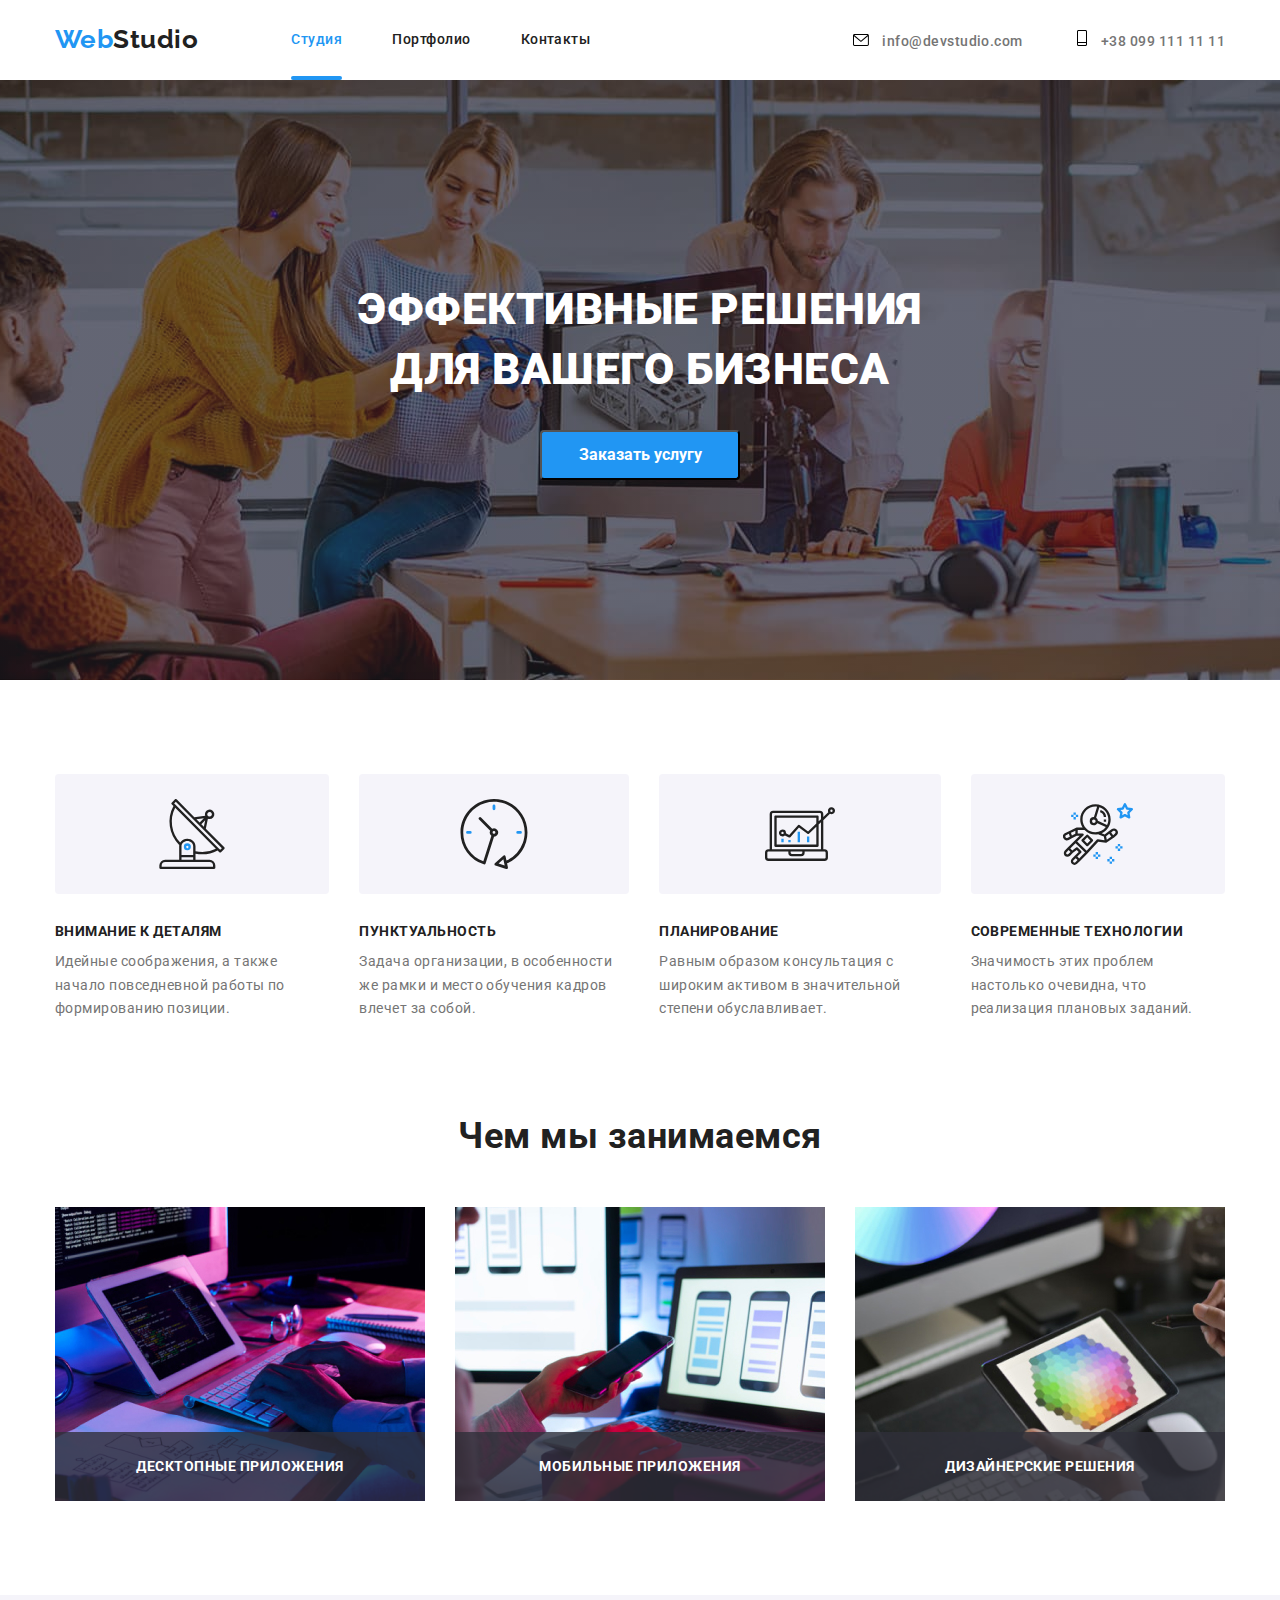
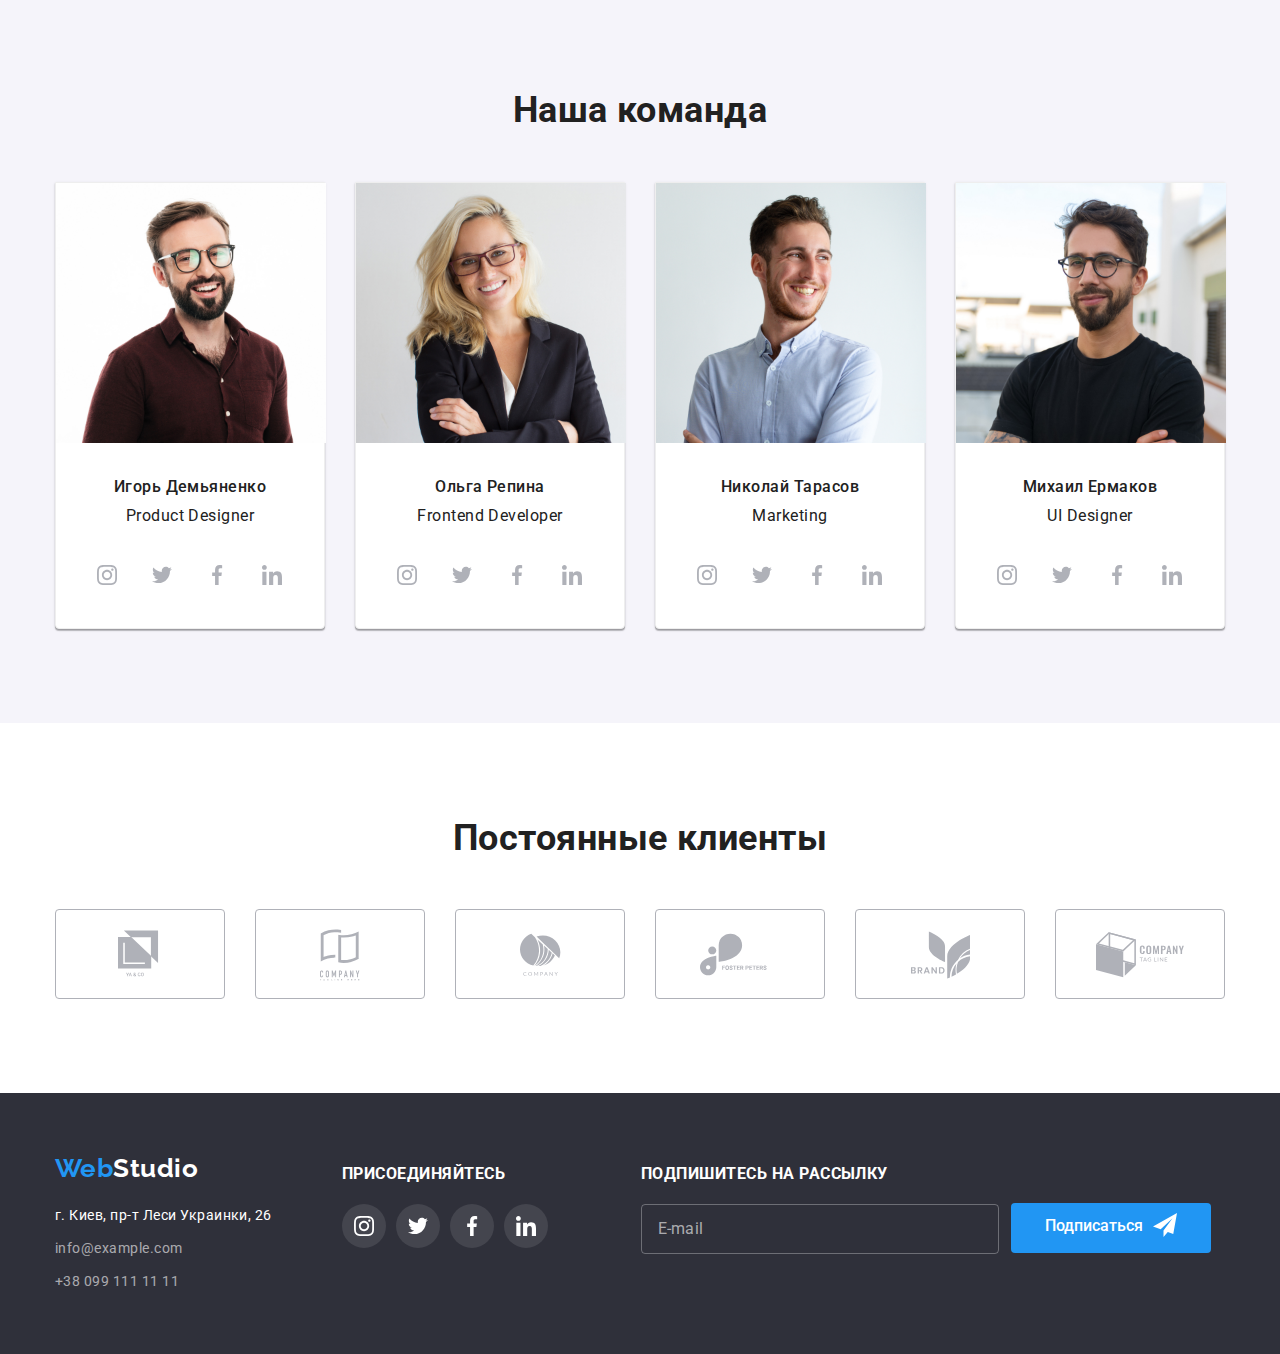
<file: index.html>
<!DOCTYPE html>
<html lang="ru">
<head>
    <meta charset="UTF-8">
    <meta name="viewport" content="width=device-width, initial-scale=1.0">
    <title>Студия</title>
    <link rel="preconnect" href="https://fonts.gstatic.com">
    <link href="https://fonts.googleapis.com/css2?family=Raleway:wght@700&family=Roboto:wght@400;500;700;900&display=swap"
          rel="stylesheet">
    <link rel="stylesheet" href="https://cdnjs.cloudflare.com/ajax/libs/modern-normalize/1.0.0/modern-normalize.min.css">
    <link rel="stylesheet" href="./css/styles.css">
</head>
<body>
    <!-- Шапка сайта -->
    <header class="page-header">
        <div class="container main-nav">
        <nav class="flex">
            <a href="./index.html" class="logotype"><span class="logo">Web</span>Studio</a>
            <ul class="site-nav">
                <li class="item"><a href="" class="link current">Студия</a></li>
                <li class="item"><a href="./portfolio.html" class="link">Портфолио</a></li>
                <li class="item"><a href="" class="link">Контакты</a></li>
            </ul>
        </nav>
        <address class="address-list">
            <a href="mailto:info@devstudio.com" class="address">
                <svg class="envelope" width="16" height="12">
                    <use href="./images/sprite.svg#envelope"></use>
                </svg>
            info@devstudio.com</a>
            <a href="tel:+380991111111" class="address">
                <svg class="vector" width="10" height="16">
                    <use href="./images/sprite.svg#Vector"></use>
                </svg>
            +38 099 111 11 11</a>
        </address>
        </div>
    </header>

    <main>
    <!-- Герой -->
    <div class="overlay">
    <section class="hero">
        <h1 class="hero-title">Эффективные решения<br> для вашего бизнеса</h1>
        <button type="button" class="hero-link" data-modal-open>Заказать услугу</button>

        <div class="backdrop is-hidden" data-modal>
            <div class="modal">
                <form class="form js-speaker-form">

                    <button type="button" class="close" data-modal-close>
                        <svg class="close-black" width="18" height="18">
                            <use href="./images/sprite.svg#close-black"></use>
                        </svg>
                    </button>

                    <div class="form-field group">
                        <h2 class="group-title">Оставьте свои данные, мы вам перезвоним</h2>

                        <label class="form-field">
                            <span class="form-label">Имя</span>
                            <input type="text" class="form-input" name="name">
                            <svg class="icon" width="18" height="18">
                                <use href="./images/sprite.svg#person-black"></use>
                            </svg>
                        </label>
                    </div>
                    
                        <label class="form-field">
                            <span class="form-label">Телефон</span>
                            <input type="tel" class="form-input" name="tel">
                            <svg class="icon" width="18" height="18">
                                <use href="./images/sprite.svg#phone-black"></use>
                            </svg>
                        </label>
                
                        <label class="form-field">
                            <span class="form-label">Почта</span>
                            <input type="email" class="form-input" name="email">
                            <svg class="icon" width="18" height="18">
                                <use href="./images/sprite.svg#email-black"></use>
                            </svg>
                        </label>

                        <label class="form-field">
                            <span class="form-label">Коментарий</span>
                        <textarea 
                          class="comment"
                          name="comment"  
                          rows="8" 
                          placeholder="Введите текст"
                        ></textarea>
                        </label>

                    <label class="checkbox-label">
                        <input class="checkbox" type="checkbox" name="checkbox">
                        <span class="icon-check"></span>
                        Соглашаюсь с рассылкой и принимаю<a href=""><span class="checkbox-link">Условия договора</span></a>
                    </label>

                    <button class="form-btn btn" type="submit">Отправить</button>
                </form>
            </div>
        </div>

    </section>
    </div>

    <!-- Преимущества -->
    <section class="section">
        <div class="container">
        <!-- Заголовок скрыть! -->
        <h2 class="none">Преимущества</h2>
        <ul class="feature-list">
            <li class="feature-item icon-antenna">
                <h3 class="paragraph-title">Внимание к деталям</h3>
                <p class="section-paragraph">Идейные соображения, а также начало повседневной работы по формированию позиции.</p>
            </li>
            <li class="feature-item icon-clock">
                <h3 class="paragraph-title">Пунктуальность</h3>
                <p class="section-paragraph">Задача организации, в особенности же рамки и место обучения кадров влечет за собой.</p>
            </li>
            <li class="feature-item icon-diagram">
                <h3 class="paragraph-title">Планирование</h3>
                <p class="section-paragraph">Равным образом консультация с широким активом в значительной степени обуславливает.</p>
            </li>
            <li class="feature-item icon-astronaut">
                <h3 class="paragraph-title">Современные технологии</h3>
                <p class="section-paragraph">Значимость этих проблем настолько очевидна, что реализация плановых заданий.</p>
            </li>
        </ul>
        </div>
    </section>

    <!-- Чем мы занимаемся -->
    <section class="section class">
        <div class="container">
        <h2 class="section-title">Чем мы занимаемся</h2>
        <ul class="section-list">
            <li class="section-item"> 
                    <div class="product-thumb">
                        <img src="./images/r1.jpg" alt="Написание кода" width="370">
                        <p class="text">Десктопные приложения</p>
                    </div>
            </li>
            <li class="section-item">
                    <div class="product-thumb">
                        <img src="./images/r2.jpg" alt="Сравнение функций" width="370">
                        <p class="text">Мобильные приложения</p>
                    </div>
            </li>
            <li class="section-item">
                    <div class="product-thumb">
                        <img src="./images/r3.jpg" alt="Оформление дизайна" width="370">
                        <p class="text">Дизайнерские решения</p>
                    </div>
            </li>
        </ul>
        </div>
    </section>

    <!-- Команда -->
    <section class="section gray">
        <div class="container">
        <h2 class="section-title">Наша команда</h2>
        <ul class="team">
            <li class="team-item">
                <img src="./images/img1.jpg" alt="Личная фотография" width="270">
                <h3 class="title-team">Игорь Демьяненко</h3>
                <p class="text-team">Product Designer</p>
                <ul class="flex list-team">
                  <li class="icon"><a href="" class="link-icon">
                    <svg class="instagram" width="20" height="20">
                        <use href="./images/sprite.svg#instagram"></use>
                    </svg>
                  </a></li>
                  <li class="icon"><a href="" class="link-icon">
                    <svg class="twitter" width="20" height="20">
                        <use href="./images/sprite.svg#twitter"></use>
                    </svg>
                  </a></li>
                  <li class="icon"><a href="" class="link-icon">
                    <svg class="facebook" width="20" height="20">
                        <use href="./images/sprite.svg#facebook"></use>
                    </svg>
                  </a></li>
                  <li class="icon"><a href="" class="link-icon">
                    <svg class="linkedin" width="20" height="20">
                        <use href="./images/sprite.svg#linkedin"></use>
                    </svg>
                  </a></li>
                </ul>
            </li>
            <li class="team-item">
                <img src="./images/img2.jpg" alt="Личная фотография" width="270">
                <h3 class="title-team">Ольга Репина</h3>
                <p class="text-team">Frontend Developer</p>
                <ul class="flex list-team">
                    <li class="icon"><a href="" class="link-icon">
                            <svg class="instagram" width="20" height="20">
                                <use href="./images/sprite.svg#instagram"></use>
                            </svg>
                        </a></li>
                    <li class="icon"><a href="" class="link-icon">
                            <svg class="twitter" width="20" height="20">
                                <use href="./images/sprite.svg#twitter"></use>
                            </svg>
                        </a></li>
                    <li class="icon"><a href="" class="link-icon">
                            <svg class="facebook" width="20" height="20">
                                <use href="./images/sprite.svg#facebook"></use>
                            </svg>
                        </a></li>
                    <li class="icon"><a href="" class="link-icon">
                            <svg class="linkedin" width="20" height="20">
                                <use href="./images/sprite.svg#linkedin"></use>
                            </svg>
                        </a></li>
                </ul>
            </li>
            <li class="team-item">
                <img src="./images/img3.jpg" alt="Личная фотография" width="270">
                <h3 class="title-team">Николай Тарасов</h3>
                <p class="text-team">Marketing</p>
                <ul class="flex list-team">
                    <li class="icon"><a href="" class="link-icon">
                            <svg class="instagram" width="20" height="20">
                                <use href="./images/sprite.svg#instagram"></use>
                            </svg>
                        </a></li>
                    <li class="icon"><a href="" class="link-icon">
                            <svg class="twitter" width="20" height="20">
                                <use href="./images/sprite.svg#twitter"></use>
                            </svg>
                        </a></li>
                    <li class="icon"><a href="" class="link-icon">
                            <svg class="facebook" width="20" height="20">
                                <use href="./images/sprite.svg#facebook"></use>
                            </svg>
                        </a></li>
                    <li class="icon"><a href="" class="link-icon">
                            <svg class="linkedin" width="20" height="20">
                                <use href="./images/sprite.svg#linkedin"></use>
                            </svg>
                        </a></li>
                </ul>
            </li>
            <li class="team-item">
                <img src="./images/img4.jpg" alt="Личная фотография" width="270">
                <h3 class="title-team">Михаил Ермаков</h3>
                <p class="text-team">UI Designer</p>
                <ul class="flex list-team">
                    <li class="icon"><a href="" class="link-icon">
                            <svg class="instagram" width="20" height="20">
                                <use href="./images/sprite.svg#instagram"></use>
                            </svg>
                        </a></li>
                    <li class="icon"><a href="" class="link-icon">
                            <svg class="twitter" width="20" height="20">
                                <use href="./images/sprite.svg#twitter"></use>
                            </svg>
                    </a></li>
                    <li class="icon"><a href="" class="link-icon">
                            <svg class="facebook" width="20" height="20">
                                <use href="./images/sprite.svg#facebook"></use>
                            </svg>
                        </a></li>
                    <li class="icon"><a href="" class="link-icon">
                            <svg class="linkedin" width="20" height="20">
                                <use href="./images/sprite.svg#linkedin"></use>
                            </svg>
                    </a></li>
                </ul>
            </li>
        </ul>
        </div>
    </section>
    <section class="section">
        <div class="container">
            <h2 class="section-title">Постоянные клиенты</h2>
            <ul class="flex list-clients">
                <li class="client"><a href="" class="link-icon">
                    <svg class="logo-1" width="44.27" height="90">
                        <use href="./images/sprite.svg#logo-1"></use>
                    </svg>
                </a></li>
                <li class="client"><a href="" class="link-icon">
                    <svg class="logo-2" width="40" height="90">
                        <use href="./images/sprite.svg#logo-2"></use>
                    </svg>
                </a></li>
                <li class="client"><a href="" class="link-icon">
                    <svg class="object-1" width="41" height="90">
                        <use href="./images/sprite.svg#Object-1"></use>
                    </svg>
                </a></li>
                <li class="client"><a href="" class="link-icon">
                    <svg class="logo-4" width="79.66" height="90">
                        <use href="./images/sprite.svg#logo-4"></use>
                    </svg>
                </a></li>
                <li class="client"><a href="" class="link-icon">
                    <svg class="logo-5" width="59" height="90">
                        <use href="./images/sprite.svg#logo-5"></use>
                    </svg>
                </a></li>
                <li class="client"><a href="" class="link-icon">
                    <svg class="object-2" width="88.48" height="90">
                        <use href="./images/sprite.svg#Object-2"></use>
                    </svg>
                </a></li>
            </ul>
        </div>
    </section>
    </main>

    <footer class="footer">
        <div class="container">
            <ul class="flex">
                <li>
                    <a href="./index.html" class="logotype"><span class="logo">Web</span>Studio</a>
                    <address class="footer-address">
                        г. Киев, пр-т Леси Украинки, 26 <br />
                        <a href="mailto:info@example.com" class="footer-link">info@example.com</a>
                        <a href="tel:+380991111111" class="footer-link">+38 099 111 11 11</a>
                    </address>
                </li>
                <li>
                    <b class="slogan">ПРИСОЕДИНЯЙТЕСЬ</b>
                    <ul class="flex list-team">
                        <li class="icon"><a href="" class="link-icon">
                                <svg class="icons" width="20" height="20">
                                    <use href="./images/sprite.svg#instagram"></use>
                                </svg>
                            </a></li>
                        <li class="icon"><a href="" class="link-icon">
                                <svg class="icons" width="20" height="20">
                                    <use href="./images/sprite.svg#twitter"></use>
                                </svg>
                            </a></li>
                        <li class="icon"><a href="" class="link-icon">
                                <svg class="icons" width="20" height="20">
                                    <use href="./images/sprite.svg#facebook"></use>
                                </svg>
                            </a></li>
                        <li class="icon"><a href="" class="link-icon">
                                <svg class="icons" width="20" height="20">
                                    <use href="./images/sprite.svg#linkedin"></use>
                                </svg>
                            </a></li>
                    </ul>
                </li>
                <li class="slogan-item">
                    <b class="slogan">ПОДПИШИТЕСЬ НА РАССЫЛКУ</b>
                    <label class="form-field">
                        <input type="email" class="form-input" name="email" placeholder="E-mail">
                    </label>
                </li>
                <li>
                    <button class="form-btn btn" type="submit">
                        Подписаться
                        <svg class="icon" width="24" height="24">
                            <use href="./images/sprite.svg#icon-send"></use>
                        </svg>
                    </button>
                </li>
            </ul>
        </div>
    </footer>

<script src="./js/modal.js"></script>

</body>
</html>
</file>
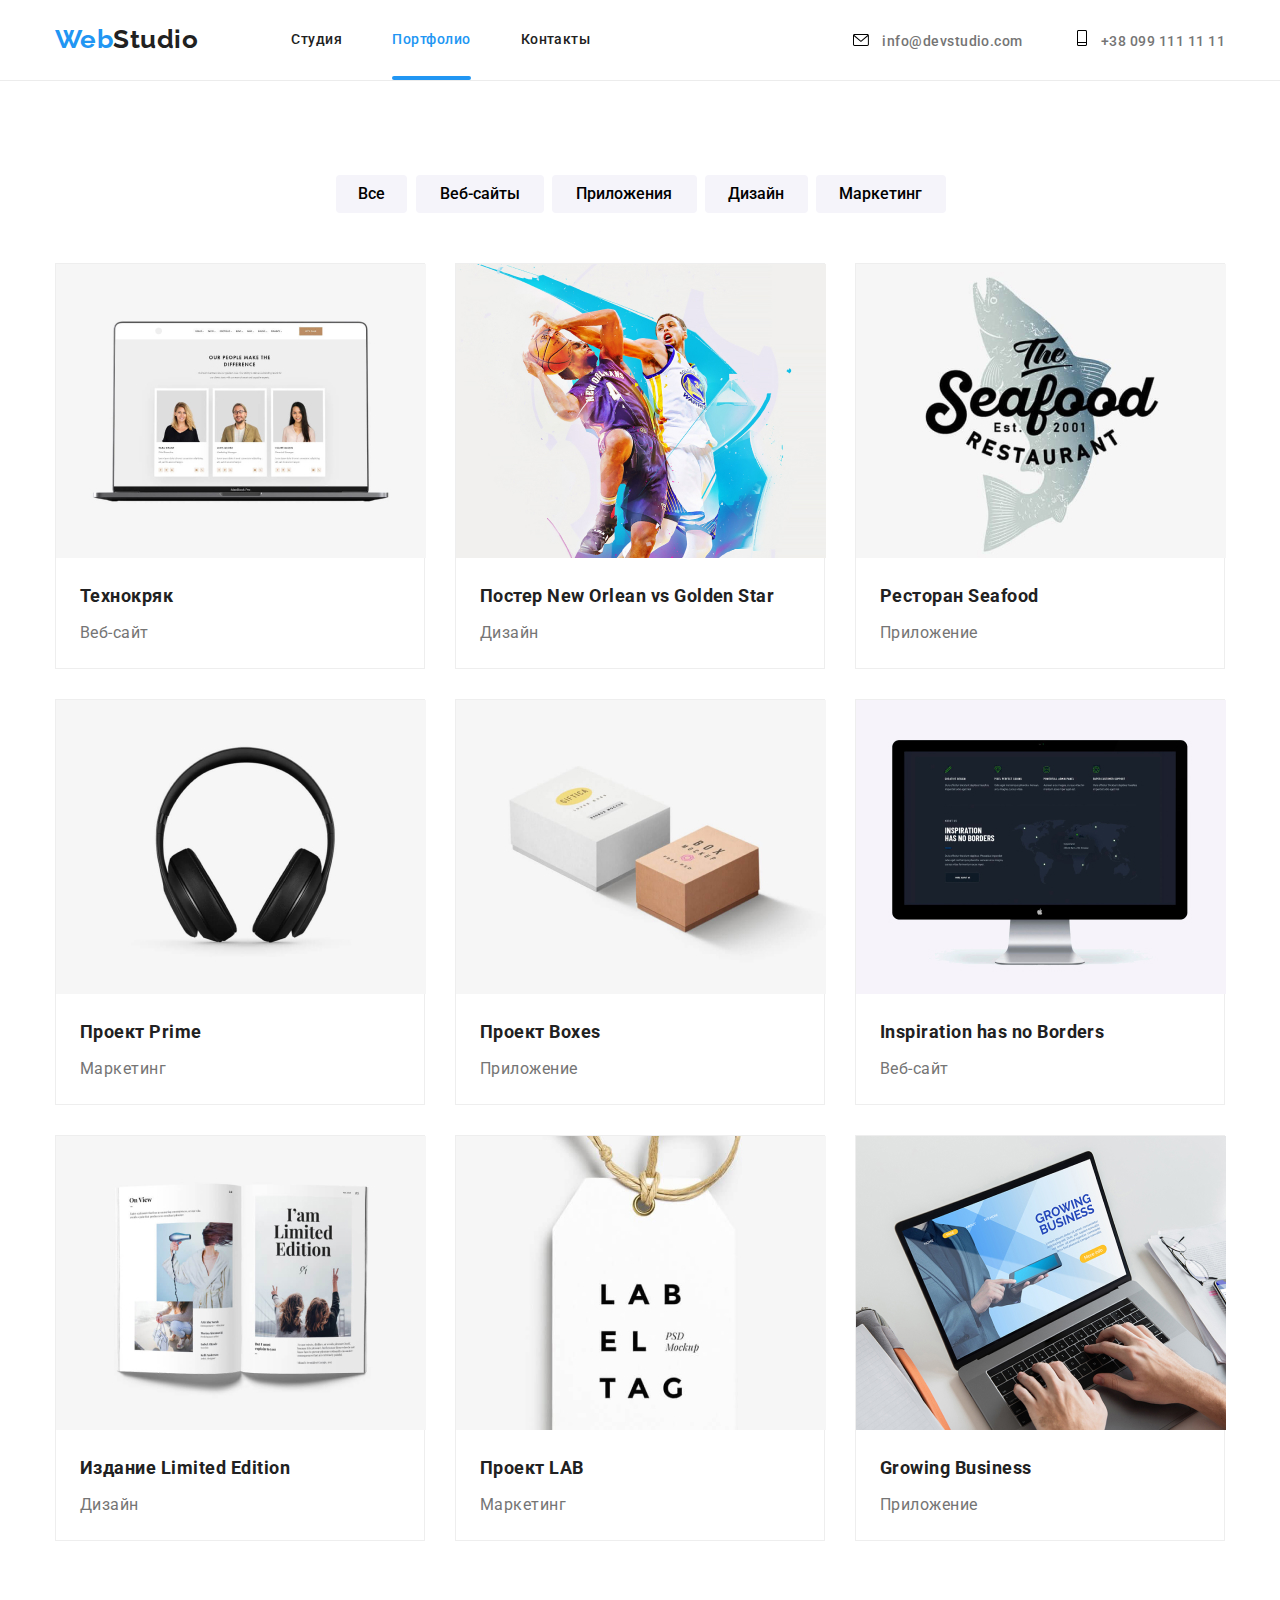
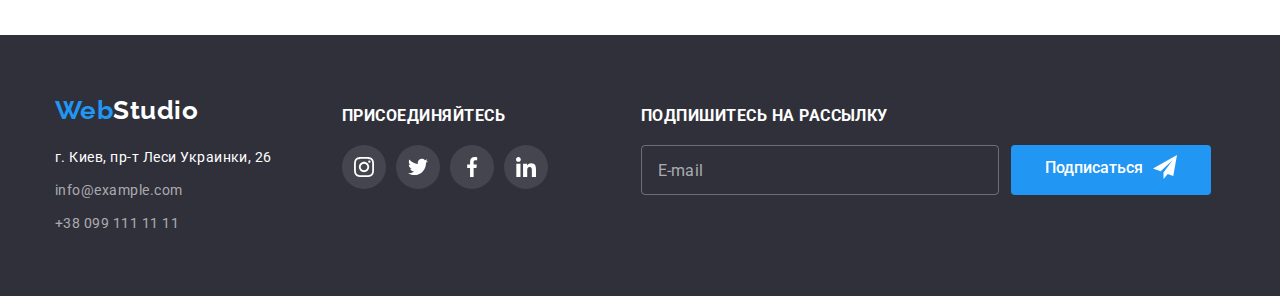
<file: portfolio.html>
<!DOCTYPE html>
<html lang="ru">
<head>
    <meta charset="UTF-8">
    <meta name="viewport" content="width=device-width, initial-scale=1.0">
    <title>Портфолио</title>
    <link rel="preconnect" href="https://fonts.gstatic.com">
    <link href="https://fonts.googleapis.com/css2?family=Raleway:wght@700&family=Roboto:wght@400;500;700;900&display=swap"
          rel="stylesheet">
    <link rel="stylesheet" href="https://cdnjs.cloudflare.com/ajax/libs/modern-normalize/1.0.0/modern-normalize.min.css">
    <link rel="stylesheet" href="./css/styles.css">
</head>
<body>
    <!-- Шапка сайта -->
    <header class="page-header line">
        <div class="border">
        <div class="container main-nav">
        <nav class="flex">
            <a href="./index.html" class="logotype"><span class="logo">Web</span>Studio</a>
            <ul class="site-nav">
                <li class="item"><a href="./index.html" class="link">Студия</a></li>
                <li class="item"><a href="" class="link current">Портфолио</a></li>
                <li class="item"><a href="" class="link">Контакты</a></li>
            </ul>
        </nav>
        <address class="address-list">
            <a href="mailto:info@devstudio.com" class="address">
                <svg class="envelope" width="16" height="12">
                    <use href="./images/sprite.svg#envelope"></use>
                </svg>
            info@devstudio.com</a>
            <a href="tel:+380991111111" class="address">
                <svg class="vector" width="10" height="16">
                    <use href="./images/sprite.svg#Vector"></use>
                </svg>
            +38 099 111 11 11</a>
        </address>
        </div>
        </div>
    </header>

    <main>
        <section class="section works">
            <div class="container">
            <!-- Заголовок скрыть! -->
            <h1 class="none">Портфолио</h1>
            <ul class="local-nav">
                <li class="button"><button type="button" class="btn all">Все</button>
                <li class="button"><button type="button" class="btn websites">Веб-сайты</button>
                <li class="button"><button type="button" class="btn app">Приложения</button>
                <li class="button"><button type="button" class="btn design">Дизайн</button>
                <li class="button"><button type="button" class="btn marketing">Маркетинг</button>
            </ul>
            <ul class="list-nav">
                <li class="flex-element">
                    <a href="" class="link">
                        <div class="thumb">
                            <img src="./images/imgr1.jpg" alt="Личные фотографии на экране ноутбука" width="370">
                            <p class="opacity">Технокряк это современная площадка распространения коронавируса. Компании используют эту
                                платформу
                                для цифрового шпионажа и атак на защищённые сервера конкурентов.</p>
                        </div>
                        <h3 class="title-works">Технокряк</h3>
                        <p class="paragraph-works">Веб-сайт</p>
                    </a>
                </li>
                <li class="flex-element">
                    <a href="" class="link">
                        <div class="thumb">
                            <img src="./images/imgr2.jpg" alt="Двое парней играют в баскетбол" width="370">
                            <p class="opacity">Технокряк это современная площадка распространения коронавируса. Компании используют эту
                                платформу
                                для цифрового шпионажа и атак на защищённые сервера конкурентов.</p>
                        </div>
                        <h3 class="title-works">Постер New Orlean vs Golden Star</h3>
                        <p class="paragraph-works">Дизайн</p>
                    </a>
                </li>
                <li class="flex-element">
                    <a href="" class="link">
                        <div class="thumb">
                            <img src="./images/imgr3.jpg" alt="Постер ресторана" width="370">
                            <p class="opacity">Технокряк это современная площадка распространения коронавируса. Компании используют эту
                                платформу
                                для цифрового шпионажа и атак на защищённые сервера конкурентов.</p>
                        </div>
                        <h3 class="title-works">Ресторан Seafood</h3>
                        <p class="paragraph-works">Приложение</p>
                    </a>
                </li>
                <li class="flex-element">
                    <a href="" class="link">
                        <div class="thumb">
                            <img src="./images/imgr4.jpg" alt="Черные наушники" width="370">
                            <p class="opacity">Технокряк это современная площадка распространения коронавируса. Компании используют эту
                                платформу
                                для цифрового шпионажа и атак на защищённые сервера конкурентов.</p>
                        </div>
                        <h3 class="title-works">Проект Prime</h3>
                        <p class="paragraph-works">Маркетинг</p>
                    </a>
                </li>
                <li class="flex-element">
                    <a href="" class="link">
                        <div class="thumb">
                            <img src="./images/imgr5.jpg" alt="Две коробки" width="370">
                            <p class="opacity">Технокряк это современная площадка распространения коронавируса. Компании используют эту
                                платформу
                                для цифрового шпионажа и атак на защищённые сервера конкурентов.</p>
                        </div>
                        <h3 class="title-works">Проект Boxes</h3>
                        <p class="paragraph-works">Приложение</p>
                    </a>
                </li>
                <li class="flex-element">
                    <a href="" class="link">
                        <div class="thumb">
                            <img src="./images/imgr6.jpg" alt="Компьютер" width="370">
                            <p class="opacity">Технокряк это современная площадка распространения коронавируса. Компании используют эту
                                платформу
                                для цифрового шпионажа и атак на защищённые сервера конкурентов.</p>
                        </div>
                        <h3 class="title-works">Inspiration has no Borders</h3>
                        <p class="paragraph-works">Веб-сайт</p>
                    </a>
                </li>
                <li class="flex-element">
                    <a href="" class="link">
                        <div class="thumb">
                            <img src="./images/imgr7.jpg" alt="Журнал" width="370">
                            <p class="opacity">Технокряк это современная площадка распространения коронавируса. Компании используют эту
                                платформу
                                для цифрового шпионажа и атак на защищённые сервера конкурентов.</p>
                        </div>
                        <h3 class="title-works">Издание Limited Edition</h3>
                        <p class="paragraph-works">Дизайн</p>
                    </a>
                </li>
                <li class="flex-element">
                    <a href="" class="link">
                        <div class="thumb">
                            <img src="./images/imgr8.jpg" alt="Лейбл" width="370">
                            <p class="opacity">Технокряк это современная площадка распространения коронавируса. Компании используют эту
                                платформу
                                для цифрового шпионажа и атак на защищённые сервера конкурентов.</p>
                        </div>
                        <h3 class="title-works">Проект LAB</h3>
                        <p class="paragraph-works">Маркетинг</p>
                    </a>
                </li>
                <li class="flex-element">
                    <a href="" class="link">
                        <div class="thumb">
                            <img src="./images/imgr9.jpg" alt="Ноутбук" width="370">
                            <p class="opacity">Технокряк это современная площадка распространения коронавируса. Компании используют эту
                                платформу
                                для цифрового шпионажа и атак на защищённые сервера конкурентов.</p>
                        </div>
                        <h3 class="title-works">Growing Business</h3>
                        <p class="paragraph-works">Приложение</p>
                    </a>
                </li>
            </ul>
            </div>
        </section>
    </main>

    <footer class="footer">
        <div class="container">
            <ul class="flex">
                <li>
                    <a href="./index.html" class="logotype"><span class="logo">Web</span>Studio</a>
                    <address class="footer-address">
                        г. Киев, пр-т Леси Украинки, 26 <br />
                        <a href="mailto:info@example.com" class="footer-link">info@example.com</a>
                        <a href="tel:+380991111111" class="footer-link">+38 099 111 11 11</a>
                    </address>
                </li>
                <li>
                    <b class="slogan">ПРИСОЕДИНЯЙТЕСЬ</b>
                    <ul class="flex list-team">
                        <li class="icon"><a href="" class="link-icon">
                                <svg class="icons" width="20" height="20">
                                    <use href="./images/sprite.svg#instagram"></use>
                                </svg>
                            </a></li>
                        <li class="icon"><a href="" class="link-icon">
                                <svg class="icons" width="20" height="20">
                                    <use href="./images/sprite.svg#twitter"></use>
                                </svg>
                            </a></li>
                        <li class="icon"><a href="" class="link-icon">
                                <svg class="icons" width="20" height="20">
                                    <use href="./images/sprite.svg#facebook"></use>
                                </svg>
                            </a></li>
                        <li class="icon"><a href="" class="link-icon">
                                <svg class="icons" width="20" height="20">
                                    <use href="./images/sprite.svg#linkedin"></use>
                                </svg>
                            </a></li>
                    </ul>
                </li>
                <li class="slogan-item">
                    <b class="slogan">ПОДПИШИТЕСЬ НА РАССЫЛКУ</b>
                    <label class="form-field">
                        <input type="email" class="form-input" name="email" placeholder="E-mail">
                    </label>
                </li>
                <li>
                    <button class="form-btn btn" type="submit">
                        Подписаться
                        <svg class="icon" width="24" height="24">
                            <use href="./images/sprite.svg#icon-send"></use>
                        </svg>
                    </button>
                </li>
            </ul>
        </div>
    </footer>
</body>
</html>
</file>
<file: css/styles.css>
:root {
  --primary-text-color: #212121;
  --secondary-text-color: #ffffff;
  --paragraph-text-color: #757575;
  --accent-color: #2196f3;
  --background-button-color: #f5f4fa;
  --background-footer-color: #2f303a;
}

body {
  background-color: var(--secondary-text-color);
  color: var(--primary-text-color);

  font-family: Roboto, sans-serif;
  font-size: 16px;
  letter-spacing: 0.03em;
}

a {
  font-style: normal;
  text-decoration: none;
  color: inherit;
}

ul {
  list-style: none;
  padding: 0;
}

h1,
h2,
h3,
h4,
h5,
h6,
p,
ul {
  margin-top: 0;
  margin-bottom: 0;
}

.logotype {
  font-family: Raleway, sans-serif;
  font-weight: 700;
  font-size: 26px;
  line-height: 1.19;
}

.logo {
  color: var(--accent-color);
}

.page-header .logotype {
  display: flex;
  margin-right: 93px;
  padding-top: 24px;
  padding-bottom: 25px;
}

.main-nav {
  display: flex;
  align-items: center;
}

.container {
  width: 1200px;
  padding-left: 15px;
  padding-right: 15px;
  margin-left: auto;
  margin-right: auto;
}

.flex {
  display: flex;
}

.overlay {
  margin-left: auto;
  margin-right: auto;

  background-image: linear-gradient(
      to right,
      rgba(47, 48, 58, 0.4),
      rgba(47, 48, 58, 0.4)
    ),
    url(../images/Img-opt.jpg);
  background-color: var(--background-footer-color);
  background-repeat: no-repeat;
  background-position: center;
  background-size: cover;
}

.hero {
  padding-top: 200px;
  padding-bottom: 200px;

  text-align: center;
}

.hero-title {
  margin-bottom: 30px;

  color: var(--secondary-text-color);

  font-weight: 900;
  font-size: 44px;
  line-height: 1.36;
  text-transform: uppercase;
}

.hero-link {
  display: flex;
  align-items: center;
  padding-top: 10px;
  padding-bottom: 10px;
  padding-right: 32px;
  padding-left: 32px;
  margin-left: auto;
  margin-right: auto;
  justify-content: center;

  color: var(--secondary-text-color);
  background-color: var(--accent-color);

  font-weight: 700;
  line-height: 1.88;
  text-align: center;
  width: 200px;
  height: 50px;
  border-radius: 4px;
}

.backdrop {
  position: fixed;
  top: 0;
  left: 0;

  width: 100%;
  height: 100%;

  background-color: rgba(0, 0, 0, 0.2);

  z-index: 999;
  opacity: 1;
  transition: opacity 250ms cubic-bezier(0.4, 0, 0.2, 1);
}

.backdrop.is-hidden {
  pointer-events: none;
  opacity: 0;
}

.backdrop.is-hidden .modal {
  transform: translate(-50%, -50%) scale(0.9);
}

.modal {
  position: absolute;
  top: 50%;
  left: 50%;
  text-align: start;

  min-height: 581px;
  min-width: 528px;
  padding: 40px;

  background-color: #fff;

  transform: translate(-50%, -50%) scale(1);

  transition: transform 250ms cubic-bezier(0.4, 0, 0.2, 1);
}

.form {
  position: relative;
  width: 448px;
  margin-left: auto;
  margin-right: auto;
}

.close {
  position: absolute;
  display: block;
  padding-top: 6px;
  padding-right: 25px;
  width: 30px;
  height: 30px;
  
  border: 1px solid rgba(0, 0, 0, 0.1);
  border-radius: 50%;
  background-color: transparent;

  transform: translateX(1360%) translateY(-115%);
}

.close-black {
  transition: fill 250ms cubic-bezier(0.4, 0, 0.2, 1);
}

.close:hover .close-black,
.close:focus .close-black{
  fill: var(--accent-color);
}

.form-field {
  position: relative;
  /* outline: 1px solid blue; */
  display: flex;
  flex-direction: column;
  margin-bottom: 10px;
}

.group-title {
  margin-bottom: 12px;
  font-weight: 700;
  font-size: 20px;
  line-height: 1.15;
  text-align: center;

  color: var(--primary-text-color);
}

.form-label {
  margin-bottom: 4px;
  font-size: 12px;
  line-height: 1.17;
  letter-spacing: 0.01em;
  color: var(--paragraph-text-color);
}

.form-input {
  margin: 0;
  height: 40px;
  padding-top: 11px;
  padding-bottom: 11px;
  padding-left: 42px;
  border-radius: 4px;
  border: 1px solid rgba(33, 33, 33, 0.2);

  transition: outline 250ms cubic-bezier(0.4, 0, 0.2, 1),
  border 250ms cubic-bezier(0.4, 0, 0.2, 1);
  ;
}

.form-input:hover,
.form-input:focus,
.comment:hover,
.comment:focus {
  outline: transparent;
  border: 1px solid var(--accent-color);
}

.form-field .icon {
  position: absolute;
  top: 50%;
  left: 12px;

  transition: fill 250ms cubic-bezier(0.4, 0, 0.2, 1);
}

.icon:hover,
.icon:focus,
.form-input:hover + .icon,
.form-input:focus + .icon {
  fill: var(--accent-color);
}

.form-field textarea {
  resize: none;
  margin-bottom: 20px;
}

.comment {
  padding-top: 12px;
  padding-bottom: 12px;
  padding-right: 16px;
  padding-left: 16px;
  height: 120px;
  margin: 0;
  border-radius: 4px;
  border: 1px solid rgba(33, 33, 33, 0.2);

  font-size: 12px;
  line-height: 1.17;
  letter-spacing: 0.01em;
  color: rgba(117, 117, 117, 0.5);

  transition: outline 250ms cubic-bezier(0.4, 0, 0.2, 1),
  border 250ms cubic-bezier(0.4, 0, 0.2, 1);
}

.form-field input::placeholder {
  font-size: 12px;
  line-height: 1.17;
  letter-spacing: 0.01em;
  color: rgba(117, 117, 117, 0.5);
}

.checkbox {
  position: absolute;
  width: 1px;
  height: 1px;
  margin: -1px;
  border: 0;
  padding: 0;
  clip: rect(0 0 0 0);
  overflow: hidden;
}

.checkbox-label {
  display: inline-flex;
  align-items: center;
  font-size: 14px;
  line-height: 1.71;
  color: #757575;
  margin-left: 9px;
}

.icon-check {
  display: inline-block;
  width: 16px;
  height: 15px;

  border: 2px solid #212121;
  border-radius: 4px;
  margin-right: 8.38px;
}

.checkbox:checked + .icon-check {
  border-color: transparent;
  background-color: var(--accent-color);
  background-image: url('../images/icon-check.svg');
  background-size: contain;
  background-origin: border-box;
}

.checkbox-link {
  color: var(--accent-color);
  text-decoration: underline;
  margin-left: 3px;
}

.form .form-btn {
  display: flex;
  margin-right: auto;
  margin-left: auto;
  margin-top: 30px;
  
  padding-top: 10px;
  padding-bottom: 10px;
  min-width: 200px;
  min-height: 50px;
  justify-content: center;
  align-items: center;
  text-align: center;
  
  font-weight: 700;
  line-height: 1.87;
  letter-spacing: 0.06em;

  color: var(--secondary-text-color);
  background-color: var(--accent-color);
}

.section {
  padding-top: 94px;
  padding-bottom: 94px;
}

.site-nav {
  display: flex;
  padding: 0;
  margin: 0;
}

.site-nav .item:not(:last-child) {
  margin-right: 50px;
}

.site-nav .link {
  display: block;
  padding-top: 32px;
  padding-bottom: 32px;

  font-weight: 500;
  font-size: 14px;
  line-height: 1.14;

  transition: color 250ms cubic-bezier(0.4, 0, 0.2, 1);
}

.site-nav .link:hover,
.site-nav .link:focus {
  color: var(--accent-color);
}

.site-nav .link.current {
  color: var(--accent-color);

  position: relative;
}

.link.current::after {
  content: "";

  position: absolute;
  bottom: 0;

  border-radius: 2px;
  display: block;
  width: 100%;
  height: 4px;
  background-color: var(--accent-color);
}

.address-list {
  margin-left: auto;
}

.address-list .address {
  padding-top: 32px;
  padding-bottom: 32px;
}

.address-list .address:not(:last-child) {
  margin-right: 50px;
}

.address {
  font-weight: 500;
  font-size: 14px;
  line-height: 1.14;

  color: var(--paragraph-text-color);

  transition: color 250ms cubic-bezier(0.4, 0, 0.2, 1),
    fill 250ms cubic-bezier(0.4, 0, 0.2, 1);
}

.address:hover,
.address:focus {
  color: var(--accent-color);
  fill: var(--accent-color);
}

.envelope,
.vector {
  margin-right: 10px;
}

.line {
  border-bottom: 1px solid #ececec;
}

.none {
  display: none;
}

.local-nav {
  display: flex;
  flex-wrap: wrap;
  margin-left: auto;
  margin-right: auto;
  margin-bottom: 50px;

  text-align: center;
  justify-content: center;
}

.button {
  text-align: center;
  min-width: 73px;
  min-height: 38px;
}

.button:not(:last-child) {
  margin-right: 8px;
}

.btn {
  font-family: inherit;
  font-size: inherit;
  background-color: var(--background-button-color);
  font-weight: 500;
  line-height: 1.63;
  border-radius: 4px;
  padding: 6px 22px;
  border: transparent;

  transition: color 250ms cubic-bezier(0.4, 0, 0.2, 1),
    background-color 250ms cubic-bezier(0.4, 0, 0.2, 1);
}

.btn:hover,
.btn:focus {
  color: var(--secondary-text-color);
  background-color: var(--accent-color);
}

.websites {
  min-width: 128px;
}

.app {
  min-width: 145px;
}

.design {
  min-width: 103px;
}

.marketing {
  min-width: 130px;
}

.list-nav {
  display: flex;
  flex-wrap: wrap;
  width: 1170px;
}

.flex-element {
  width: calc((100% - 60px) / 3);
  margin-right: 30px;
  margin-bottom: 30px;

  border: 1px solid #eeeeee;

  transition: box-shadow 250ms cubic-bezier(0.4, 0, 0.2, 1);
}

.flex-element:nth-child(3n) {
  margin-right: 0;
}

.flex-element:nth-last-child(-n + 3) {
  margin-bottom: 0;
}

.flex-element:hover,
.flex-element:focus {
  box-shadow: 0px 1px 1px rgba(0, 0, 0, 0.12), 0px 4px 4px rgba(0, 0, 0, 0.06),
    1px 4px 6px rgba(0, 0, 0, 0.16);
}

.thumb {
  position: relative;
  width: 370px;
  height: 294px;

  overflow: hidden;
}

.thumb::before {
  display: inline-block;
  content: "";
  position: absolute;
  width: 100%;
  height: 100%;
  background-color: rgba(33, 150, 243, 0.9);
  opacity: 0;

  transform: translateY(100%);

  transition: opacity 250ms cubic-bezier(0.4, 0, 0.2, 1),
    transform 250ms cubic-bezier(0.4, 0, 0.2, 1);
}

.opacity {
  display: block;
  position: absolute;
  top: 63px;
  left: 24px;

  width: 322px;

  font-weight: 400;
  font-size: 18px;
  line-height: 1.56;

  opacity: 0;
  color: var(--secondary-text-color);

  transform: translateY(200%);

  transition: opacity 250ms cubic-bezier(0.4, 0, 0.2, 1),
    transform 250ms cubic-bezier(0.4, 0, 0.2, 1);
}

.flex-element .link:hover .thumb::before,
.flex-element .link:focus .thumb::before,
.flex-element .link:hover .opacity,
.flex-element .link:focus .opacity {
  opacity: 1;

  transform: translateY(0);
}

.title-works {
  margin-top: 20px;
  margin-bottom: 4px;
  padding-left: 24px;

  font-weight: 700;
  font-size: 18px;
  line-height: 2;
}

.paragraph-works {
  padding-left: 24px;
  padding-bottom: 20px;
  color: var(--paragraph-text-color);

  font-weight: 400;
  font-size: 16px;
  line-height: 1.87;
}

.feature-list {
  display: flex;
}

.feature-list .feature-item:not(:last-child) {
  margin-right: 30px;
}

.feature-item::before {
  display: block;
  content: "";
  height: 120px;
  background-size: 70px;
  background-repeat: no-repeat;
  background-position: center;
  background-color: var(--background-button-color);
  border-radius: 4px;
  margin-bottom: 30px;
}

.icon-antenna::before {
  background-image: url(../images/antenna.svg);
}

.icon-clock::before {
  background-image: url(../images/clock.svg);
}

.icon-diagram::before {
  background-image: url(../images/diagram.svg);
}

.icon-astronaut::before {
  background-image: url(../images/astronaut.svg);
}

.paragraph-title {
  margin-bottom: 10px;

  font-weight: 700;
  font-size: 14px;
  line-height: 1.14;
  text-transform: uppercase;
}

.section-paragraph {
  font-weight: 400;
  font-size: 14px;
  line-height: 1.71;

  margin: 0;

  color: var(--paragraph-text-color);
}

.section.class {
  padding-top: 0;
}

.section-title {
  font-weight: 700;
  font-size: 36px;
  line-height: 1.17;
  text-align: center;

  margin-bottom: 50px;
}

.section-list {
  display: flex;
  width: 1170px;
}

.section-item {
  width: calc((100% - 60px) / 3);
  margin-right: 30px;
}

.section-item:nth-child(3n) {
  margin-right: 0;
}

.section-item .text {
  position: absolute;
  bottom: 0;

  width: 100%;
  padding-top: 27px;
  padding-bottom: 27px;
  font-weight: 700;
  font-size: 14px;
  line-height: 1.14;
  text-align: center;
  text-transform: uppercase;

  color: var(--secondary-text-color);
  background-color: rgba(47, 48, 58, 0.8);
}

.product-thumb {
  position: relative;
  width: 370px;
  height: 294px;
}

.gray {
  background-color: var(--background-button-color);
}

.team {
  display: flex;
  width: 1170px;
}

.team-item {
  width: calc((100% - 90px) / 4);
  margin-right: 30px;
  border: 1px solid #eeeeee;
  box-shadow: 0px 1px 3px rgba(0, 0, 0, 0.12), 0px 1px 1px rgba(0, 0, 0, 0.14),
    0px 2px 1px rgba(0, 0, 0, 0.2);
  border-radius: 0px 0px 4px 4px;

  background-color: var(--secondary-text-color);
}

.team-item:nth-child(4n) {
  margin-right: 0;
}

.title-team {
  font-size: 16px;
  font-weight: 500;
  line-height: 1.19;
  text-align: center;

  margin-top: 30px;
}

.text-team {
  font-weight: 400;
  line-height: 1.19;
  text-align: center;

  margin-top: 10px;
  margin-bottom: 28px;
}

.list-team {
  justify-content: center;
  margin-right: auto;
  margin-left: auto;
  padding-bottom: 30px;
}

.list-team .icon:not(:last-child) {
  margin-right: 10px;
}

.team .link-icon {
  padding: 0;
  border: none;
  display: block;
  width: 45px;
  height: 45px;
  fill: #afb1b8;
  border-radius: 50%;
  padding: 12px;

  transition: fill 250ms cubic-bezier(0.4, 0, 0.2, 1),
    background-color 250ms cubic-bezier(0.4, 0, 0.2, 1);
}

.team .link-icon:hover,
.team .link-icon:focus {
  fill: var(--secondary-text-color);
  background-color: var(--accent-color);
}

.list-clients > .client {
  display: flex;
  justify-content: center;
  text-align: center;
  align-items: center;
}

.client + .client {
  margin-left: 30px;
}

.list-clients .link-icon {
  width: 170px;
  height: 90px;
  border: 1px solid #afb1b8;
  box-sizing: border-box;
  border-radius: 4px;
  fill: #afb1b8;

  transition: border 250ms cubic-bezier(0.4, 0, 0.2, 1),
    fill 250ms cubic-bezier(0.4, 0, 0.2, 1);
}

.list-clients .link-icon:hover,
.list-clients .link-icon:focus {
  border: 1px solid #2196f3;
  fill: #2196f3;
}

.footer {
  padding: 60px 0;
  color: var(--secondary-text-color);
  background-color: var(--background-footer-color);
}

.footer .logotype {
  display: block;
  margin-bottom: 20px;
}

.footer-address {
  color: var(--secondary-text-color);

  font-style: normal;
  font-weight: 400;
  font-size: 14px;
  line-height: 1.71;
}

.footer-link {
  display: block;
  margin-top: 9px;
  color: rgb(255, 255, 255, 0.6);
}

.slogan-item {
  margin-left: 93px;
}

.slogan-item .slogan {
  margin-left: 0;
  margin-bottom: 20px;
}

.slogan {
  display: block;
  font-weight: 700;
  margin-left: 70px;
  padding-top: 12px;
}

footer .form-input {
  background-color: inherit;
  width: 358px;
  height: 50px;
  margin-right: 12px;
  border: 1px solid rgba(255, 255, 255, 0.3);
  padding-left: 16px;
  padding-top: 15px;
  padding-bottom: 15px;
}

footer .form-field {
  margin-bottom: 0;
}

footer .form-input{
   color: rgba(255, 255, 255, 0.6);
}

footer .form-field input::placeholder {
  font-size: 16px;
  line-height: 1.25;
  
  color: rgba(255, 255, 255, 0.6);
}

footer .form-btn {
  display: flex;
  margin-top: 50px;
  min-width: 200px;
  min-height: 50px;
  justify-content: center;
  text-align: center;
  padding-top: 10px;
  padding-bottom: 10px;
  color: var(--secondary-text-color);
  background-color: var(--accent-color);
}

footer .form-btn > .icon {
  margin-left: 10px;
}

.footer .list-team {
  padding: 0;
  margin-top: 20px;
  margin-left: 70px;
}

.footer .link-icon {
  display: flex;
  fill: #ffffff;
  width: 44px;
  height: 44px;
  background-color: rgba(255, 255, 255, 0.1);
  border-radius: 50%;
  padding: 12px;

  transition: background-color 250ms cubic-bezier(0.4, 0, 0.2, 1);
}

.footer .link-icon:hover,
.footer .link-icon:focus {
  background-color: #2196f3;
}
</file>
